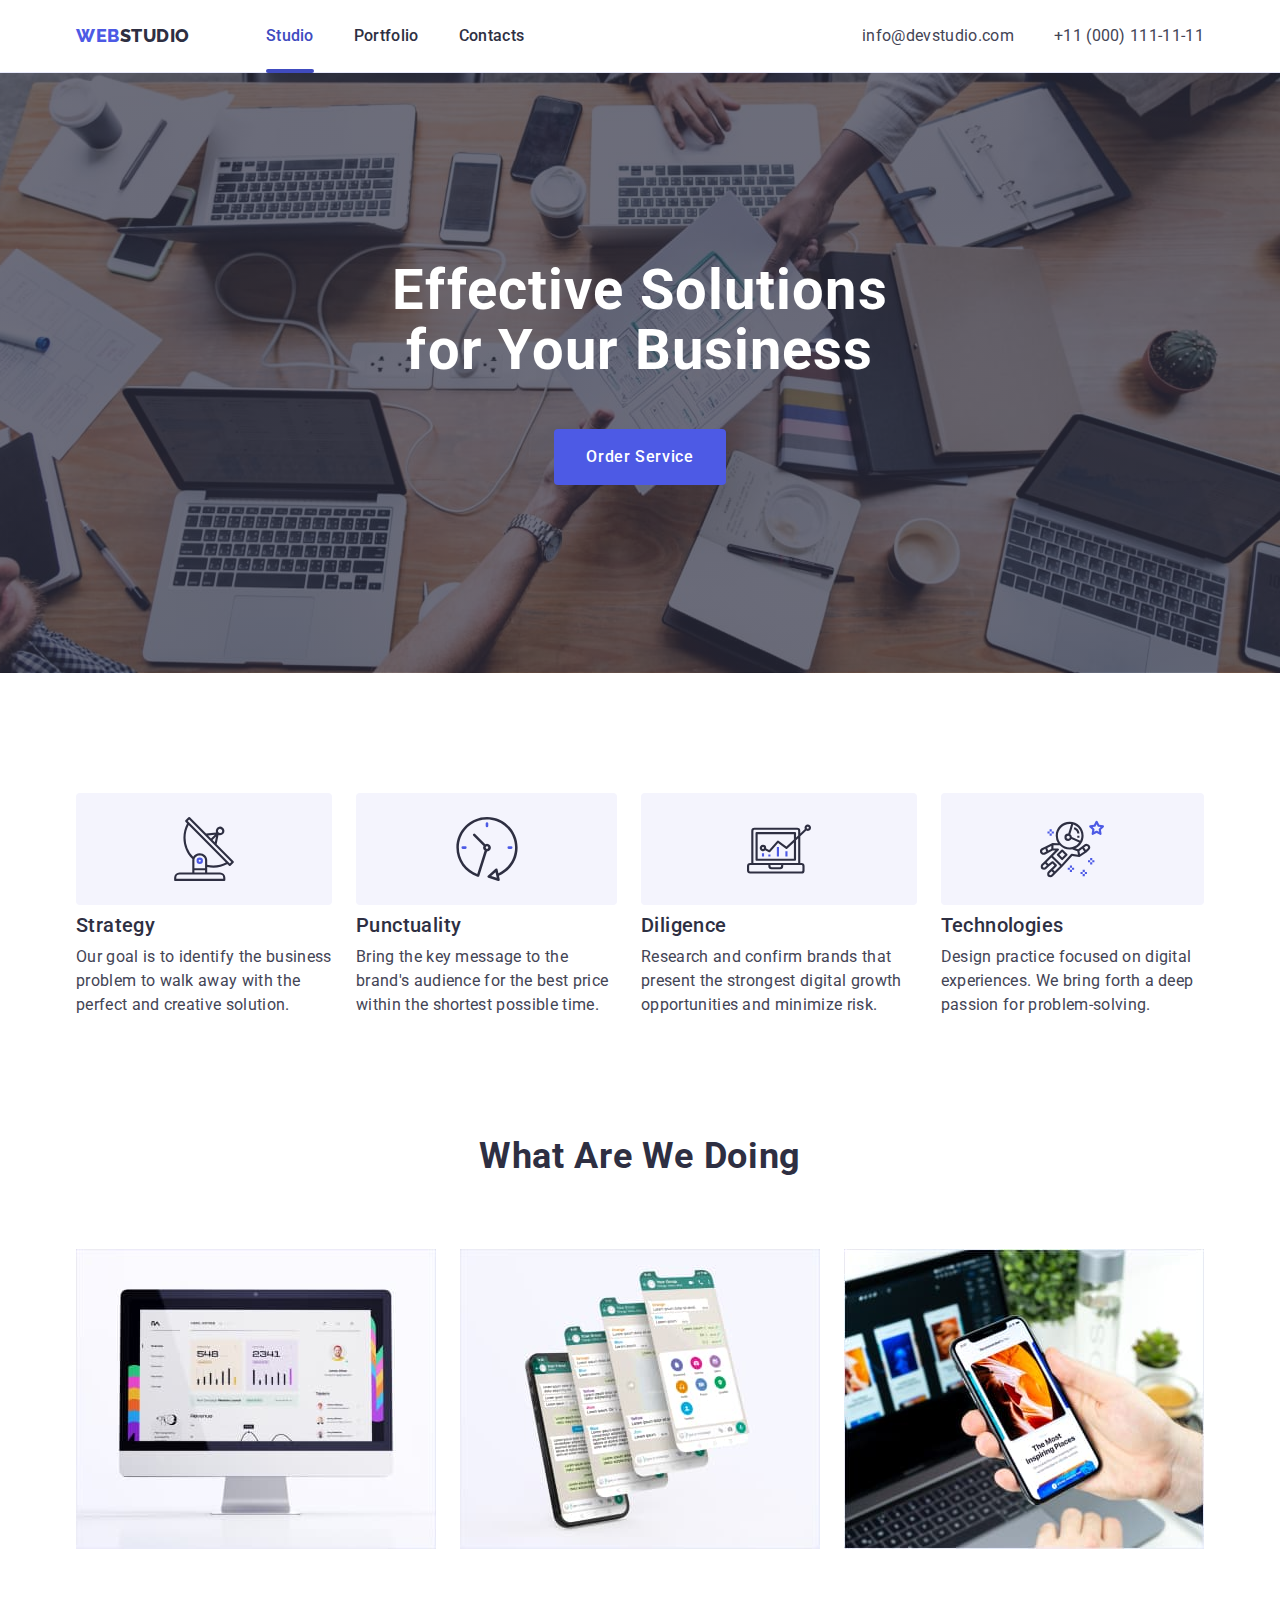
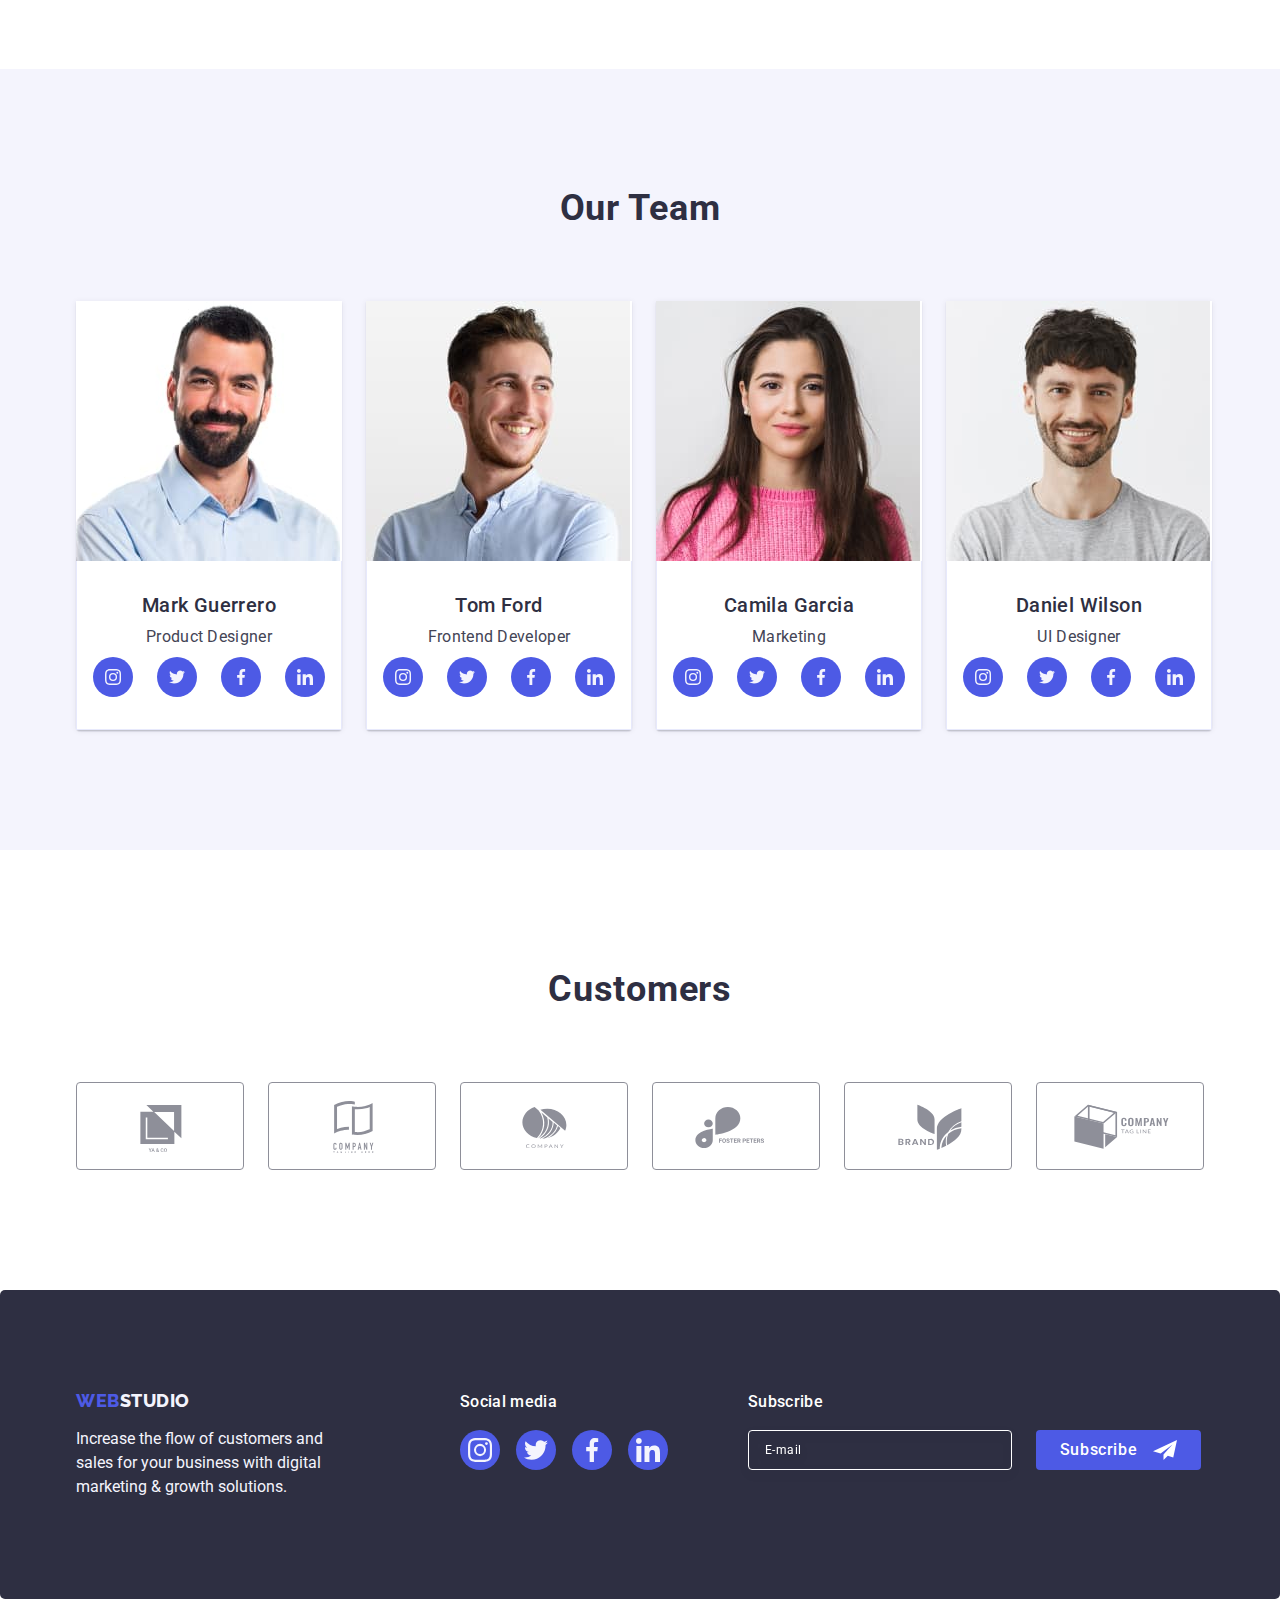
<file: index.html>
<!DOCTYPE html>
<html lang="en">
  <head>
    <meta charset="UTF-8" />
    <meta http-equiv="X-UA-Compatible" content="IE=edge" />
    <meta name="viewport" content="width=, initial-scale=1.0" />
    <title>WebStudio</title>
    <link
      rel="stylesheet"
      href="https://cdn.jsdelivr.net/npm/modern-normalize@1.1.0/modern-normalize.min.css"
    />
    <link rel="preconnect" href="https://fonts.googleapis.com" />
    <link rel="preconnect" href="https://fonts.gstatic.com" crossorigin />
    <link
      href="https://fonts.googleapis.com/css2?family=Raleway:wght@800&family=Roboto:wght@400;500;700;900&display=swap"
      rel="stylesheet"
    />

    <link rel="stylesheet" href="./css/styles.css" />
  </head>
  <body>
    <!-- HEADER -->
    <header class="header">
      <div class="container page-header-container">
        <nav class="navigation">
          <a class="logo link" href="./index.html"
            >Web <span class="logo-studio">Studio</span></a
          >
          <ul class="menu list">
            <li class="menu-item">
              <a class="menu-link link current" href="./index.html">Studio</a>
            </li>
            <li class="menu-item">
              <a class="menu-link link" href="./portfolio.html">Portfolio</a>
            </li>
            <li class="menu-item">
              <a class="menu-link link" href="">Contacts</a>
            </li>
          </ul>
        </nav>

        <address class="adresses">
          <ul class="contacts list">
            <li>
              <a class="contacts-link link" href="mailto:info@devstudio.com"
                >info@devstudio.com</a
              >
            </li>
            <li>
              <a class="contacts-link link" href="tel:+110001111111"
                >+11 (000) 111-11-11</a
              >
            </li>
          </ul>
        </address>
      </div>
    </header>

    <main>
      <!-- HERO -->

      <section class="hero">
        <div class="container">
          <h1 class="main-title">Effective Solutions for Your Business</h1>

          <button class="modal-btn" type="button" data-modal-open>
            Order Service
          </button>
        </div>
      </section>

      <!-- FEATURES -->

      <section class="features">
        <div class="container">
          <h2 hidden class="hidden-title">Features</h2>
          <ul class="features-list list">
            <li class="features-list-item">
              <div class="features-card">
                <svg width="64" height="64" class="features-icon">
                  <use href="./images/icons.svg#icon-antenna"></use>
                </svg>
              </div>
              <h3 class="title-section">Strategy</h3>
              <p class="text-section">
                Our goal is to identify the business problem to walk away with
                the perfect and creative solution.
              </p>
            </li>
            <li class="features-list-item">
              <div class="features-card">
                <svg width="64" height="64" class="features-icon">
                  <use href="./images/icons.svg#icon-clock"></use>
                </svg>
              </div>
              <h3 class="title-section">Punctuality</h3>
              <p class="text-section">
                Bring the key message to the brand's audience for the best price
                within the shortest possible time.
              </p>
            </li>
            <li class="features-list-item">
              <div class="features-card">
                <svg width="64" height="64" class="features-icon">
                  <use href="./images/icons.svg#icon-diagram"></use>
                </svg>
              </div>
              <h3 class="title-section">Diligence</h3>
              <p class="text-section">
                Research and confirm brands that present the strongest digital
                growth opportunities and minimize risk.
              </p>
            </li>

            <li class="features-list-item">
              <div class="features-card">
                <svg width="64" height="64" class="features-icon">
                  <use href="./images/icons.svg#icon-astronaut"></use>
                </svg>
              </div>
              <h3 class="title-section">Technologies</h3>
              <p class="text-section">
                Design practice focused on digital experiences. We bring forth a
                deep passion for problem-solving.
              </p>
            </li>
          </ul>
        </div>
      </section>
      <!-- ABUOT US -->
      <section class="about-us">
        <div class="container">
          <h2 class="secondary-title">What are we doing</h2>
          <ul class="about-us-list list">
            <li class="about-us-item">
              <img
                src="./images/about-us/img1.jpg"
                alt="computer"
                width="360"
                height="300"
              />
            </li>
            <li class="about-us-item">
              <img
                src="./images/about-us/img2.jpg"
                alt="phones"
                width="360"
                height="300"
              />
            </li>
            <li class="about-us-item">
              <img
                src="./images/about-us/img3.jpg"
                alt="computer phones"
                width="360"
                height="300"
              />
            </li>
          </ul>
        </div>
      </section>
      <!-- OUR TEAM -->
      <section class="team">
        <div class="container">
          <h2 class="secondary-title">Our Team</h2>
          <ul class="our-team-list list">
            <li class="photo-list-item">
              <img
                src="./images/img-team/team-card1.jpg"
                alt="Mark Guerrero"
                width="264"
                height="260"
              />
              <div class="foto-content">
                <h3 class="foto-title">Mark Guerrero</h3>
                <p class="foto-text">Product Designer</p>
                <ul class="social-list list">
                  <li class="social-list-item">
                    <a
                      href=""
                      class="social-list-item-link link"
                      target="_blank"
                      rel="noopener noreferrer"
                    >
                      <svg width="16" height="16" class="social-icon">
                        <use href="./images/icons.svg#instagram"></use>
                      </svg>
                    </a>
                  </li>
                  <li class="social-list-item">
                    <a
                      href=""
                      class="social-list-item-link link"
                      target="_blank"
                      rel="noopener noreferrer"
                    >
                      <svg width="16" height="16" class="social-icon">
                        <use href="./images/icons.svg#twitter"></use>
                      </svg>
                    </a>
                  </li>
                  <li class="social-list-item">
                    <a
                      href=""
                      class="social-list-item-link link"
                      target="_blank"
                      rel="noopener noreferrer"
                    >
                      <svg width="16" height="16" class="social-icon">
                        <use href="./images/icons.svg#facebook"></use>
                      </svg>
                    </a>
                  </li>
                  <li class="social-list-item">
                    <a
                      href=""
                      class="social-list-item-link link"
                      target="_blank"
                      rel="noopener noreferrer"
                    >
                      <svg width="16" height="16" class="social-icon">
                        <use href="./images/icons.svg#linkedin"></use>
                      </svg>
                    </a>
                  </li>
                </ul>
              </div>
            </li>
            <li class="photo-list-item">
              <img
                src="./images/img-team/team-card2.jpg"
                alt="Tom Ford"
                width="264"
                height="260"
              />
              <div class="foto-content">
                <h3 class="foto-title">Tom Ford</h3>
                <p class="foto-text">Frontend Developer</p>
                <ul class="social-list list">
                  <li class="social-list-item">
                    <a
                      href=""
                      class="social-list-item-link link"
                      target="_blank"
                      rel="noopener noreferrer"
                    >
                      <svg width="16" height="16" class="social-icon">
                        <use href="./images/icons.svg#instagram"></use>
                      </svg>
                    </a>
                  </li>
                  <li class="social-list-item">
                    <a
                      href=""
                      class="social-list-item-link link"
                      target="_blank"
                      rel="noopener noreferrer"
                    >
                      <svg width="16" height="16" class="social-icon">
                        <use href="./images/icons.svg#twitter"></use>
                      </svg>
                    </a>
                  </li>
                  <li class="social-list-item">
                    <a
                      href=""
                      class="social-list-item-link link"
                      target="_blank"
                      rel="noopener noreferrer"
                    >
                      <svg width="16" height="16" class="social-icon">
                        <use href="./images/icons.svg#facebook"></use>
                      </svg>
                    </a>
                  </li>
                  <li class="social-list-item">
                    <a
                      href=""
                      class="social-list-item-link link"
                      target="_blank"
                      rel="noopener noreferrer"
                    >
                      <svg width="16" height="16" class="social-icon">
                        <use href="./images/icons.svg#linkedin"></use>
                      </svg>
                    </a>
                  </li>
                </ul>
              </div>
            </li>
            <li class="photo-list-item">
              <img
                src="./images/img-team/team-card3.jpg"
                alt="Camila Garcia"
                width="264"
                height="260"
              />
              <div class="foto-content">
                <h3 class="foto-title">Camila Garcia</h3>
                <p class="foto-text">Marketing</p>
                <ul class="social-list list">
                  <li class="social-list-item">
                    <a
                      href=""
                      class="social-list-item-link link"
                      target="_blank"
                      rel="noopener noreferrer"
                    >
                      <svg width="16" height="16" class="social-icon">
                        <use href="./images/icons.svg#instagram"></use>
                      </svg>
                    </a>
                  </li>
                  <li class="social-list-item">
                    <a
                      href=""
                      class="social-list-item-link link"
                      target="_blank"
                      rel="noopener noreferrer"
                    >
                      <svg width="16" height="16" class="social-icon">
                        <use href="./images/icons.svg#twitter"></use>
                      </svg>
                    </a>
                  </li>
                  <li class="social-list-item">
                    <a
                      href=""
                      class="social-list-item-link link"
                      target="_blank"
                      rel="noopener noreferrer"
                    >
                      <svg width="16" height="16" class="social-icon">
                        <use href="./images/icons.svg#facebook"></use>
                      </svg>
                    </a>
                  </li>
                  <li class="social-list-item">
                    <a
                      href=""
                      class="social-list-item-link link"
                      target="_blank"
                      rel="noopener noreferrer"
                    >
                      <svg width="16" height="16" class="social-icon">
                        <use href="./images/icons.svg#linkedin"></use>
                      </svg>
                    </a>
                  </li>
                </ul>
              </div>
            </li>
            <li class="photo-list-item">
              <img
                src="./images/img-team/team-card4.jpg"
                alt="Daniel Wilson"
                width="264"
                height="260"
              />
              <div class="foto-content">
                <h3 class="foto-title">Daniel Wilson</h3>
                <p class="foto-text">UI Designer</p>
                <ul class="social-list list">
                  <li class="social-list-item">
                    <a
                      href=""
                      class="social-list-item-link link"
                      target="_blank"
                      rel="noopener noreferrer"
                    >
                      <svg width="16" height="16" class="social-icon">
                        <use href="./images/icons.svg#instagram"></use>
                      </svg>
                    </a>
                  </li>
                  <li class="social-list-item">
                    <a
                      href=""
                      class="social-list-item-link link"
                      target="_blank"
                      rel="noopener noreferrer"
                    >
                      <svg width="16" height="16" class="social-icon">
                        <use href="./images/icons.svg#twitter"></use>
                      </svg>
                    </a>
                  </li>
                  <li class="social-list-item">
                    <a
                      href=""
                      class="social-list-item-link link"
                      target="_blank"
                      rel="noopener noreferrer"
                    >
                      <svg width="16" height="16" class="social-icon">
                        <use href="./images/icons.svg#facebook"></use>
                      </svg>
                    </a>
                  </li>
                  <li class="social-list-item">
                    <a
                      href=""
                      class="social-list-item-link link"
                      target="_blank"
                      rel="noopener noreferrer"
                    >
                      <svg width="16" height="16" class="social-icon">
                        <use href="./images/icons.svg#linkedin"></use>
                      </svg>
                    </a>
                  </li>
                </ul>
              </div>
            </li>
          </ul>
        </div>
      </section>
      <!-- CUSTOMERS -->
      <section class="customers">
        <div class="container">
          <h2 class="secondary-title">Customers</h2>
          <ul class="customers-list list">
            <li class="customers-list-item">
              <a
                href=""
                class="customers-list-item-link link"
                target="_blank"
                rel="noopener noreferrer"
              >
                <svg width="104" height="56" class="customers-icon">
                  <use href="./images/icons.svg#icon-Logo-1"></use>
                </svg>
              </a>
            </li>
            <li class="customers-list-item">
              <a
                href=""
                class="customers-list-item-link link"
                target="_blank"
                rel="noopener noreferrer"
              >
                <svg width="104" height="56" class="customers-icon">
                  <use href="./images/icons.svg#icon-Logo-2"></use>
                </svg>
              </a>
            </li>
            <li class="customers-list-item">
              <a
                href=""
                class="customers-list-item-link link"
                target="_blank"
                rel="noopener noreferrer"
              >
                <svg width="104" height="56" class="customers-icon">
                  <use href="./images/icons.svg#icon-Logo-3"></use>
                </svg>
              </a>
            </li>
            <li class="customers-list-item">
              <a
                href=""
                class="customers-list-item-link link"
                target="_blank"
                rel="noopener noreferrer"
              >
                <svg width="104" height="56" class="customers-icon">
                  <use href="./images/icons.svg#icon-Logo-4"></use>
                </svg>
              </a>
            </li>
            <li class="customers-list-item">
              <a
                href=""
                class="customers-list-item-link link"
                target="_blank"
                rel="noopener noreferrer"
              >
                <svg width="104" height="56" class="customers-icon">
                  <use href="./images/icons.svg#icon-Logo-5"></use>
                </svg>
              </a>
            </li>
            <li class="customers-list-item">
              <a
                href=""
                class="customers-list-item-link link"
                target="_blank"
                rel="noopener noreferrer"
              >
                <svg width="104" height="56" class="customers-icon">
                  <use href="./images/icons.svg#icon-Logo-6"></use>
                </svg>
              </a>
            </li>
          </ul>
        </div>
      </section>
    </main>
    <!-- FOOTER -->
    <footer class="footer">
      <div class="container-footer container">
        <div class="footer-logo">
          <a class="link logo-footer" href="./index.html"
            >Web<span class="logo-studio-footer">Studio</span></a
          >
          <p class="slogan">
            Increase the flow of customers and sales for your business with
            digital marketing & growth solutions.
          </p>
        </div>

        <div class="footer-social">
          <p class="footer-social-text">Social media</p>
          <ul class="footer-social-list list">
            <li class="footer-social-item">
              <a
                href=""
                class="footer-social-link link"
                target="_blank"
                rel="noopener noreferrer"
              >
                <svg width="24" height="24" class="footer-social-icon">
                  <use href="./images/icons.svg#instagram"></use>
                </svg>
              </a>
            </li>
            <li class="footer-social-item">
              <a
                href=""
                class="footer-social-link link"
                target="_blank"
                rel="noopener noreferrer"
              >
                <svg width="24" height="24" class="footer-social-icon">
                  <use href="./images/icons.svg#twitter"></use>
                </svg>
              </a>
            </li>
            <li class="footer-social-item">
              <a
                href=""
                class="footer-social-link link"
                target="_blank"
                rel="noopener noreferrer"
              >
                <svg width="24" height="24" class="footer-social-icon">
                  <use href="./images/icons.svg#facebook"></use>
                </svg>
              </a>
            </li>
            <li class="footer-social-item">
              <a
                href=""
                class="footer-social-link link"
                target="_blank"
                rel="noopener noreferrer"
              >
                <svg width="24" height="24" class="footer-social-icon">
                  <use href="./images/icons.svg#linkedin"></use>
                </svg>
              </a>
            </li>
          </ul>
        </div>

        <!-- SUBSCRIBE -->

        <div class="subscribe-section">
          <p class="subsc-form-pragraf">Subscribe</p>
          <form name="subscribe_form" class="subsc-form">
            <label class="subsc-form-label">
              <input
                type="email"
                name="user-email"
                placeholder="E-mail"
                class="subsc-form-input"
                required
              />
            </label>
            <button type="submit" class="subsc-form-btn">
              Subscribe
              <svg width="24" height="24" class="subsc-form-icon">
                <use href="./images/icons.svg#icon-frame-3"></use>
              </svg>
            </button>
          </form>
        </div>
      </div>
    </footer>

    <!-- MODAL WINDOW -->

    <div class="backdrop is-hidden" data-modal>
      <div class="modal">
        <button type="button" class="modal-close-btn" data-modal-close>
          <svg width="8" height="8" class="modal-close-btn-icon">
            <use href="./images/icons.svg#icon-modal-btn"></use>
          </svg>
        </button>
        <p class="contact-form-name">
          Leave your contacts and we will call you back
        </p>
        <form name="order-form" class="contact-form">
          <div class="order-form-field">
            <label for="user-name" class="input-label">Name</label>
            <div class="input-wrap">
              <input
                type="text"
                class="contact-form-input"
                name="user-name"
                id="user-name"
                required
                pattern="^[a-zA-Zа-яА-ЯіІїЇ]+$"
              />
              <svg class="contact-form-icon" width="18" height="24">
                <use href="./images/icons.svg#icon-person-black"></use>
              </svg>
            </div>
          </div>
          <div class="order-form-field">
            <label for="user_phone" class="input-label">Phone</label>

            <div class="input-wrap">
              <input
                type="tel"
                class="contact-form-input"
                name="user_phone"
                id="user_phone"
                required
                pattern="[0-9]{3}-[0-9]{3}-[0-9]{2}-[0-9]{2}"
                title="xxx-xxx-xx-xx"
              />
              <svg class="contact-form-icon" width="18" height="24">
                <use href="./images/icons.svg#icon-phone-black"></use>
              </svg>
            </div>
          </div>
          <div class="order-form-field">
            <label for="user_email" class="input-label">Email</label>
            <div class="input-wrap">
              <input
                type="email"
                class="contact-form-input"
                name="user_email"
                id="user_email"
                required
              />
              <svg class="contact-form-icon" width="18" height="24">
                <use href="./images/icons.svg#icon-email-black"></use>
              </svg>
            </div>
          </div>
          <div class="order-form-field-comment">
            <label for="user-comment" class="input-label">Comment</label>
            <textarea
              class="contact-frm-msg"
              name="user-comment"
              id="user-comment"
              placeholder="Text input"
            ></textarea>
          </div>
          <div class="order-form-field-check">
            <input
              type="checkbox"
              id="user-privacy"
              name="user-privacy"
              value="true"
              class="order-form-check visually-hidden"
              required
            />
            <label for="user-privacy" class="check-text">
              <span class="custom-check">
                <svg width="10" height="8" class="order-form-icon">
                  <use href="./images/icons.svg#icon-ch-mark"></use>
                </svg>
              </span>
              I accept the terms and conditions of the&nbsp;
              <a href="" class="privacy-policy-link">Privacy Policy</a></label
            >
          </div>
          <button type="submit" class="contact-form-btn">Send</button>
        </form>
      </div>
    </div>
    <script src="./js/modal.js"></script>
  </body>
</html>
</file>
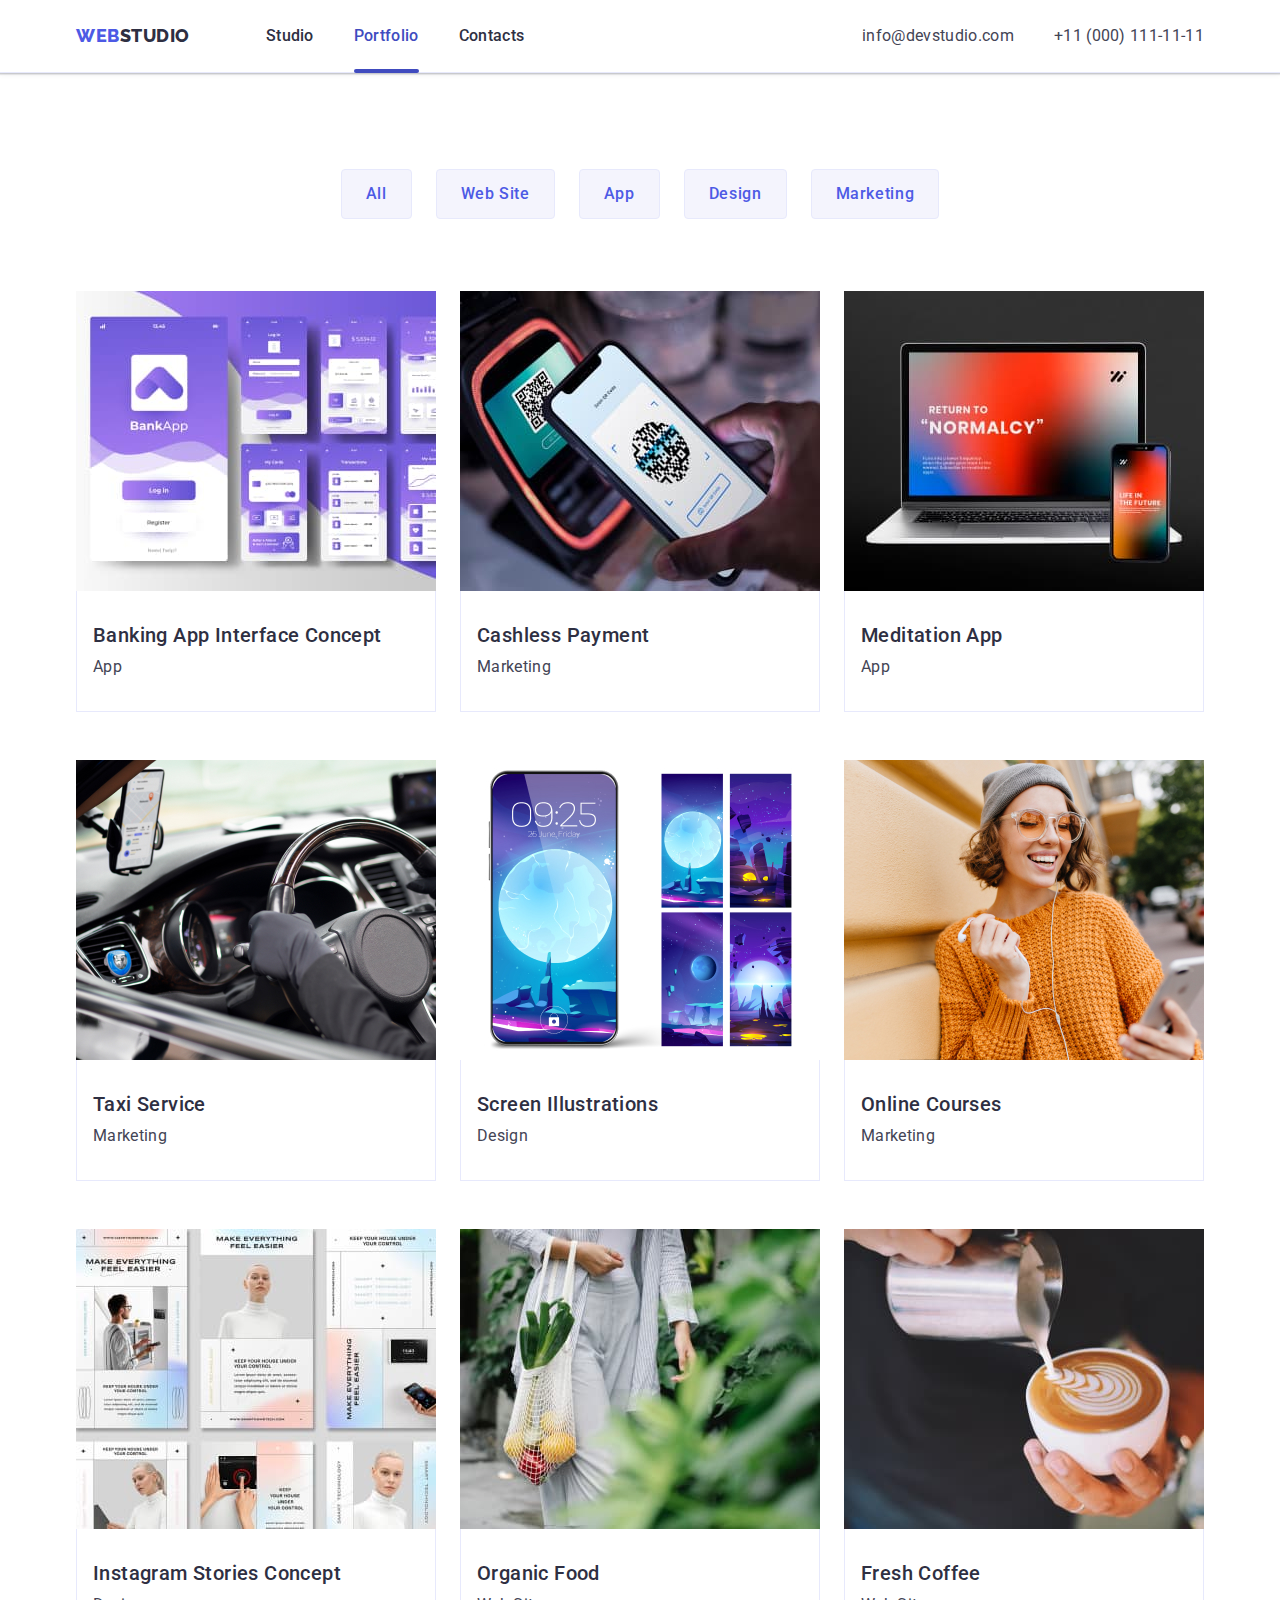
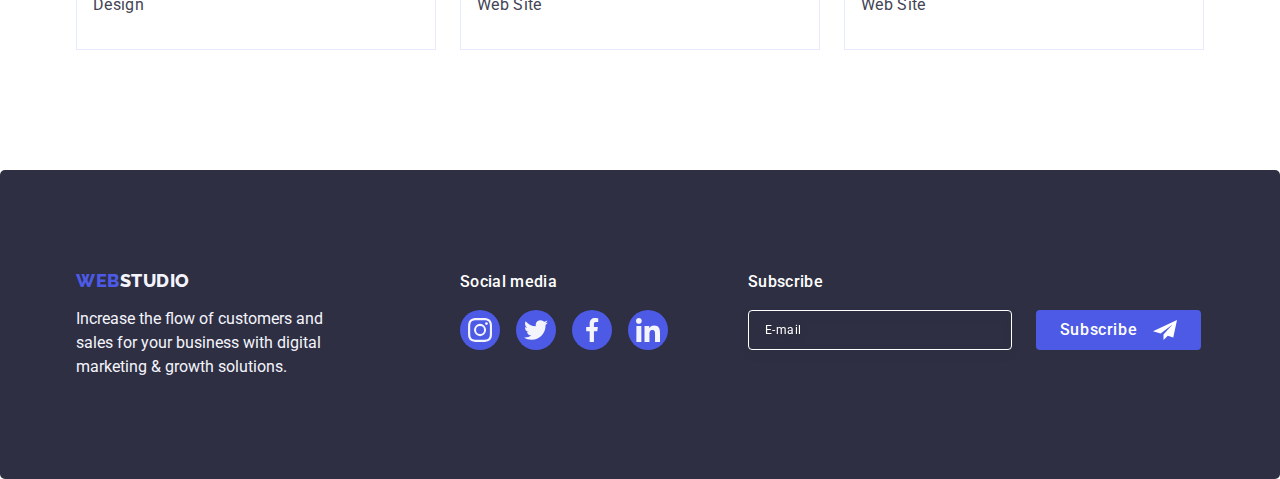
<file: portfolio.html>
<!DOCTYPE html>
<html lang="en">
  <head>
    <meta charset="UTF-8" />
    <meta http-equiv="X-UA-Compatible" content="IE=edge" />
    <meta name="viewport" content="width=, initial-scale=1.0" />
    <title>Portfolio</title>
    <link
      rel="stylesheet"
      href="https://cdn.jsdelivr.net/npm/modern-normalize@1.1.0/modern-normalize.min.css"
    />
    <link rel="preconnect" href="https://fonts.googleapis.com" />
    <link rel="preconnect" href="https://fonts.gstatic.com" crossorigin />
    <link
      href="https://fonts.googleapis.com/css2?family=Raleway:wght@800&family=Roboto:wght@400;500;700;900&display=swap"
      rel="stylesheet"
    />
    <link rel="stylesheet" href="./css/styles.css" />
  </head>
  <body>
    <!-- HEADER -->
    <header class="header">
      <div class="container page-header-container">
        <nav class="navigation">
          <a class="logo link" href="./index.html"
            >Web <span class="logo-studio">Studio</span></a
          >
          <ul class="menu list">
            <li class="menu-item">
              <a class="menu-link link" href="./index.html">Studio</a>
            </li>
            <li class="menu-item">
              <a class="menu-link link current" href="./portfolio.html"
                >Portfolio</a
              >
            </li>
            <li class="menu-item">
              <a class="menu-link link" href="">Contacts</a>
            </li>
          </ul>
        </nav>

        <address class="adresses">
          <ul class="contacts list">
            <li>
              <a
                class="contacts-link contacts-link-mail link"
                href="mailto:info@devstudio.com"
                >info@devstudio.com</a
              >
            </li>
            <li>
              <a class="contacts-link link" href="tel:+110001111111"
                >+11 (000) 111-11-11</a
              >
            </li>
          </ul>
        </address>
      </div>
    </header>
    <!-- FILTERS -->
    <main>
      <section class="portfolio-container">
        <div class="container">
          <h1 hidden>Filters</h1>
          <ul class="button-list list">
            <li>
              <button class="menu-btn" type="button">All</button>
            </li>
            <li>
              <button class="menu-btn" type="button">Web Site</button>
            </li>
            <li>
              <button class="menu-btn" type="button">App</button>
            </li>
            <li>
              <button class="menu-btn" type="button">Design</button>
            </li>
            <li>
              <button class="menu-btn" type="button">Marketing</button>
            </li>
          </ul>
          <!-- ITEMS -->
          <ul class="items-list list">
            <li class="picture link">
              <a class="link picture-link" href="#">
                <div class="img-wrapper">
                  <img
                    src="./images/row1/img1-1.jpg"
                    alt="phone app"
                    width="360"
                    height="300"
                  />
                  <p class="overlay">
                    14 Stylish and User-Friendly App Design Concepts · Task
                    Manager App · Calorie Tracker App · Exotic Fruit Ecommerce
                    App · Cloud Storage App
                  </p>
                </div>

                <div class="foto-content">
                  <h2 class="subtitle">Banking App Interface Concept</h2>
                  <p class="descr">App</p>
                </div>
              </a>
            </li>

            <li class="picture link">
              <a class="link picture-link" href="">
                <div class="img-wrapper">
                  <img
                    src="./images/row1/img1-2.jpg"
                    alt="phone"
                    width="360"
                    height="300"
                  />
                  <p class="overlay">
                    14 Stylish and User-Friendly App Design Concepts · Task
                    Manager App · Calorie Tracker App · Exotic Fruit Ecommerce
                    App · Cloud Storage App
                  </p>
                </div>

                <div class="foto-content">
                  <h2 class="subtitle">Cashless Payment</h2>
                  <p class="descr">Marketing</p>
                </div>
              </a>
            </li>

            <li class="picture link">
              <a class="link picture-link" href="">
                <div class="img-wrapper">
                  <img
                    src="./images/row1/img1-3.jpg"
                    alt="computer"
                    width="360"
                    height="300"
                  />
                  <p class="overlay">
                    14 Stylish and User-Friendly App Design Concepts · Task
                    Manager App · Calorie Tracker App · Exotic Fruit Ecommerce
                    App · Cloud Storage App
                  </p>
                </div>
                <div class="foto-content">
                  <h2 class="subtitle">Meditation App</h2>
                  <p class="descr">App</p>
                </div>
              </a>
            </li>

            <li class="picture link">
              <a class="link picture-link" href="">
                <div class="img-wrapper">
                  <img
                    src="./images/row2/img2-1.jpg"
                    alt="steering wheel"
                    width="360"
                    height="300"
                  />
                  <p class="overlay">
                    14 Stylish and User-Friendly App Design Concepts · Task
                    Manager App · Calorie Tracker App · Exotic Fruit Ecommerce
                    App · Cloud Storage App
                  </p>
                </div>
                <div class="foto-content">
                  <h2 class="subtitle">Taxi Service</h2>
                  <p class="descr">Marketing</p>
                </div>
              </a>
            </li>

            <li class="picture link">
              <a class="link picture-link" href="">
                <div class="img-wrapper">
                  <img
                    src="./images/row2/img2-2.jpg"
                    alt="phone screen"
                    width="360"
                    height="300"
                  />
                  <p class="overlay">
                    14 Stylish and User-Friendly App Design Concepts · Task
                    Manager App · Calorie Tracker App · Exotic Fruit Ecommerce
                    App · Cloud Storage App
                  </p>
                </div>
                <div class="foto-content">
                  <h2 class="subtitle">Screen Illustrations</h2>
                  <p class="descr">Design</p>
                </div>
              </a>
            </li>

            <li class="picture link">
              <a class="link picture-link" href="">
                <div class="img-wrapper">
                  <img
                    src="./images/row2/img2-3.jpg"
                    alt="woman"
                    width="360"
                    height="300"
                  />
                  <p class="overlay">
                    14 Stylish and User-Friendly App Design Concepts · Task
                    Manager App · Calorie Tracker App · Exotic Fruit Ecommerce
                    App · Cloud Storage App
                  </p>
                </div>
                <div class="foto-content">
                  <h2 class="subtitle">Online Courses</h2>
                  <p class="descr">Marketing</p>
                </div>
              </a>
            </li>

            <li class="picture link">
              <a class="link picture-link" href="">
                <div class="img-wrapper">
                  <img
                    src="./images/row3/img3-1.jpg"
                    alt="site"
                    width="360"
                    height="300"
                  />
                  <p class="overlay">
                    14 Stylish and User-Friendly App Design Concepts · Task
                    Manager App · Calorie Tracker App · Exotic Fruit Ecommerce
                    App · Cloud Storage App
                  </p>
                </div>
                <div class="foto-content">
                  <h2 class="subtitle">Instagram Stories Concept</h2>
                  <p class="descr">Design</p>
                </div>
              </a>
            </li>

            <li class="picture link">
              <a class="link picture-link" href="">
                <div class="img-wrapper">
                  <img
                    src="./images/row3/img3-2.jpg"
                    alt="woman and food"
                    width="360"
                    height="300"
                  />
                  <p class="overlay">
                    14 Stylish and User-Friendly App Design Concepts · Task
                    Manager App · Calorie Tracker App · Exotic Fruit Ecommerce
                    App · Cloud Storage App
                  </p>
                </div>
                <div class="foto-content">
                  <h2 class="subtitle">Organic Food</h2>
                  <p class="descr">Web Site</p>
                </div>
              </a>
            </li>

            <li class="picture link">
              <a class="link picture-link" href="">
                <div class="img-wrapper">
                  <img
                    src="./images/row3/img3-3.jpg"
                    alt="coffee"
                    width="360"
                    height="300"
                  />
                  <p class="overlay">
                    14 Stylish and User-Friendly App Design Concepts · Task
                    Manager App · Calorie Tracker App · Exotic Fruit Ecommerce
                    App · Cloud Storage App
                  </p>
                </div>
                <div class="foto-content">
                  <h2 class="subtitle">Fresh Coffee</h2>
                  <p class="descr">Web Site</p>
                </div>
              </a>
            </li>
          </ul>
        </div>
      </section>
    </main>
    <!-- FOOTER -->
    <footer class="footer">
      <div class="container-footer container">
        <div class="footer-logo">
          <a class="link logo-footer" href="./index.html"
            >Web<span class="logo-studio-footer">Studio</span></a
          >
          <p class="slogan">
            Increase the flow of customers and sales for your business with
            digital marketing & growth solutions.
          </p>
        </div>

        <div class="footer-social">
          <p class="footer-social-text">Social media</p>
          <ul class="footer-social-list list">
            <li class="footer-social-item">
              <a
                href=""
                class="footer-social-link link"
                target="_blank"
                rel="noopener noreferrer"
              >
                <svg width="24" height="24" class="footer-social-icon">
                  <use href="./images/icons.svg#instagram"></use>
                </svg>
              </a>
            </li>
            <li class="footer-social-item">
              <a
                href=""
                class="footer-social-link link"
                target="_blank"
                rel="noopener noreferrer"
              >
                <svg width="24" height="24" class="footer-social-icon">
                  <use href="./images/icons.svg#twitter"></use>
                </svg>
              </a>
            </li>
            <li class="footer-social-item">
              <a
                href=""
                class="footer-social-link link"
                target="_blank"
                rel="noopener noreferrer"
              >
                <svg width="24" height="24" class="footer-social-icon">
                  <use href="./images/icons.svg#facebook"></use>
                </svg>
              </a>
            </li>
            <li class="footer-social-item">
              <a
                href=""
                class="footer-social-link link"
                target="_blank"
                rel="noopener noreferrer"
              >
                <svg width="24" height="24" class="footer-social-icon">
                  <use href="./images/icons.svg#linkedin"></use>
                </svg>
              </a>
            </li>
          </ul>
        </div>

        <!-- SUBSCRIBE -->

        <div class="subscribe-section">
          <p class="subsc-form-pragraf">Subscribe</p>
          <form name="subscribe_form" class="subsc-form">
            <label class="subsc-form-label">
              <input
                type="email"
                name="user-email"
                placeholder="E-mail"
                class="subsc-form-input"
                required
              />
            </label>
            <button type="submit" class="subsc-form-btn">
              Subscribe
              <svg width="24" height="24" class="subsc-form-icon">
                <use href="./images/icons.svg#icon-frame-3"></use>
              </svg>
            </button>
          </form>
        </div>
      </div>
    </footer>
  </body>
</html>
</file>
<file: css/styles.css>
:root {
  --background-color: #ffffff;
  --secondary-background-color: #2e2f42;
  --accent-color: #404bbf;
  --primary-font: "Roboto", sans-serif;
  --secondary-font: "Raleway", sans-serif;
  --primary-color-text: #434455;
  --secondary-color-text: #2e2f42;
  --hover-color: #404bbf;
  --background-color-icons: #f4f4fd;
  --secondary-background-color-icons: #4d5ae5;
  --transition-duration: 250ms;
  --transition-timing-function: cubic-bezier(0.4, 0, 0.2, 1);
}
h1,
h2,
h3,
p {
  margin-top: 0;
  margin-bottom: 0;
}
ul {
  margin-top: 0;
  margin-bottom: 0;
  padding-left: 0;
}
img {
  display: block;
  max-width: 100%;
  height: auto;
}
.list {
  list-style: none;
  margin: 0;
  padding: 0;
}
.link {
  text-decoration: none;
  display: block;
}
.visually-hidden {
  position: absolute;
  width: 1px;
  height: 1px;
  margin: -1px;
  border: 0;
  padding: 0;
  white-space: nowrap;
  clip-path: inset(100%);
  clip: rect(0 0 0 0);
  overflow: hidden;
}
/* COMPONENTS */
body {
  font-family: var(--primary-font);

  color: var(--primary-color-text);
  background-color: var(--background-color);
}

.container {
  width: 1158px;
  margin: 0 auto;
  padding: 0 15px;
}

/* HEADER */
.page-header-container {
  display: flex;
  align-items: center;
  justify-content: space-between;
}
.header {
  border-bottom: 1px solid #e7e9fc;
  box-shadow: 0px 2px 1px rgba(46, 47, 66, 0.08),
    0px 1px 1px rgba(46, 47, 66, 0.16), 0px 1px 6px rgba(46, 47, 66, 0.08);
}
.navigation {
  display: flex;
  align-items: center;
}

.menu {
  display: flex;
  align-items: center;
}

.menu-item:not(:last-child) {
  margin-right: 40px;
}
.logo {
  font-family: var(--secondary-font);
  font-weight: 800;
  font-size: 18px;
  line-height: 1.17;

  display: flex;
  align-items: center;
  letter-spacing: 0.03em;
  text-transform: uppercase;

  color: #4d5ae5;
  margin-right: 76px;
  padding-top: 24px;
  padding-bottom: 24px;
}
.logo-studio {
  color: var(--secondary-color-text);
}

.menu-link {
  font-weight: 500;
  font-size: 16px;
  line-height: 1.5;
  letter-spacing: 0.02em;
  color: var(--secondary-color-text);
  padding: 24px 0;
  transition: color var(--transition-duration) var(--transition-timing-function);
  position: relative;
}
.menu-link:hover,
.menu-link:focus {
  color: var(--accent-color);
}
.menu-link.current {
  color: var(--accent-color);
}
.menu-link.current::after {
  content: "";
  position: absolute;
  width: 100%;
  height: 4px;
  left: 0;
  bottom: -1px;
  background-color: var(--accent-color);
  border-radius: 2px;
}
.adresses {
  font-style: normal;
  color: var(--primary-color-text);
  padding-top: 24px;
  padding-bottom: 24px;
}
.contacts {
  display: flex;
  gap: 40px;
}

.contacts:hover,
.contacts:focus {
  color: var(--accent-color);
}
.contacts-link {
  font-size: 16px;
  line-height: 1.5;
  letter-spacing: 0.02em;
  color: var(--primary-color-text);
  transition: color var(--transition-duration) var(--transition-timing-function);
}
.contacts-link:hover,
.contacts-link:focus {
  color: #404bbf;
}

/* HERO */

.hero {
  background-color: var(--secondary-background-color);
  padding: 188px 0;
  max-width: 1440px;
  margin: 0 auto;
  background-image: linear-gradient(
      rgba(46, 47, 66, 0.7),
      rgba(46, 47, 66, 0.7)
    ),
    url(../images/background-img/people-office.jpg);

  background-repeat: no-repeat;
  background-position: center;
  background-size: cover;
}
.main-title {
  font-size: 56px;
  line-height: 1.07;
  text-align: center;
  letter-spacing: 0.02em;
  margin: 0 auto;
  margin-bottom: 48px;
  max-width: 496px;

  color: #ffffff;
}
.modal-btn {
  font-family: var(--primary-font);
  font-weight: 500;
  font-size: 16px;
  line-height: 1.5;
  letter-spacing: 0.04em;
  color: #ffffff;
  background-color: #4d5ae5;

  cursor: pointer;
  display: block;
  min-width: 169px;
  border: none;
  margin: 0 auto;
  border-radius: 4px;
  padding-top: 16px;
  padding-bottom: 16px;
  padding-left: 32px;
  padding-right: 32px;
  transition: background-color var(--transition-duration)
    var(--transition-timing-function);
}
.modal-btn:hover,
.modal-btn:focus {
  background-color: var(--accent-color);
}
.features-card {
  display: flex;
  justify-content: center;
  align-items: center;
  width: 100%;
  height: 112px;
  background-color: #f4f4fd;
  border-radius: 4px;
  margin-bottom: 8px;
}
.features-icon {
}

.features {
  padding: 120px 0;
}
.features-list {
  display: flex;
  gap: 24px;
}
.features-list-item {
  flex-basis: calc((100%-3 * 24px) / 4);
}

.title-section {
  font-weight: 500;
  font-size: 20px;
  line-height: 1.2;
  letter-spacing: 0.02em;

  color: var(--secondary-color-text);
  margin-bottom: 8px;
}
.text-section {
  line-height: 1.5;
  letter-spacing: 0.02em;
  color: var(--primary-color-text);
}
/* ABOUT US */
.about-us {
  padding-bottom: 120px;
}
.about-us-list {
  display: flex;
  gap: 24px;
}
.about-us-item {
  flex-basis: calc((100%-2 * 24px) / 3);
}
.secondary-title {
  font-size: 36px;
  line-height: 1.11;
  text-align: center;
  text-transform: capitalize;
  letter-spacing: 0.02em;
  color: var(--secondary-color-text);
  margin-bottom: 72px;
}
/* OUR TEAM */
.team {
  padding-top: 120px;
  padding-bottom: 120px;
  background-color: #f4f4fd;
}
.our-team-list {
  display: flex;
  gap: 24px;
}
.photo-list-item {
  background-color: var(--background-color);

  flex-basis: calc((100%-3 * 24px) / 4);
  box-shadow: 0px 1px 6px rgba(46, 47, 66, 0.08),
    0px 1px 1px rgba(46, 47, 66, 0.16), 0px 2px 1px rgba(46, 47, 66, 0.08);
  border-radius: 0px 0px 4px 4px;
}
.foto-title {
  font-weight: 500;
  font-size: 20px;
  line-height: 1.2;
  letter-spacing: 0.02em;
  color: var(--secondary-color-text);
  margin-bottom: 72px;
  text-align: center;
  margin-bottom: 8px;
}
.foto-text {
  line-height: 1.5;
  letter-spacing: 0.02em;
  color: var(--primary-color-text);
  text-align: center;
}
.foto-content {
  padding: 32px 16px;
  background: #ffffff;
  border: 1px solid #e7e9fc;
  border-top: none;
}
.social-list {
  display: flex;
  justify-content: center;
  gap: 24px;
  margin-top: 8px;
}
.social-list-item {
  width: 40px;
  height: 40px;
}
.social-list-item-link {
  display: flex;
  width: 100%;
  height: 100%;
  border-radius: 50%;
  background-color: #4d5ae5;
  align-items: center;
  justify-content: center;
  transition: background-color var(--transition-duration)
    var(--transition-timing-function);
}
.social-icon {
  fill: var(--background-color-icons);
  transition: fill var(--transition-duration) var(--transition-timing-function);
}
.social-list-item-link:hover,
.social-list-item-link:focus {
  background-color: var(--hover-color);
}
/* CUSTOMERS */
.customers {
  padding-top: 120px;
  padding-bottom: 120px;
}

.customers-list {
  display: flex;
  gap: 24px;
  justify-content: center;

  margin-top: 72px;
}
.customers-list-item {
  width: calc((100% - 120px) / 6);
}
.customers-list-item-link {
  display: flex;

  height: 88px;
  border: 1px solid #8e8f99;
  border-radius: 4px;
  align-items: center;
  justify-content: center;
  color: #8e8f99;
  transition: border-color var(--transition-duration)
      var(--transition-timing-function),
    color var(--transition-duration) var(--transition-timing-function);
}

.customers-list-item-link:hover,
.customers-list-item-link:focus {
  border-color: var(--hover-color);
  color: var(--hover-color);
}
.customers-icon {
  width: 104px;
  height: 56px;
  fill: currentColor;
  transition: fill var(--transition-duration) var(--transition-timing-function);
}

/* FOOTER */

.footer {
  display: flex;
  justify-content: center;
  align-items: center;
  background-color: #2e2f42;
  padding-top: 100px;
  padding-bottom: 100px;
  border-radius: 5px;
}
.container-footer {
  display: flex;
  align-items: baseline;
}
.footer-logo {
  margin-right: 120px;
}
.logo-studio-footer {
  color: #f4f4fd;
}
.logo-footer {
  font-family: var(--secondary-font);
  font-weight: 800;
  font-size: 18px;
  line-height: 1.17;

  display: flex;
  align-items: center;
  letter-spacing: 0.03em;
  text-transform: uppercase;

  color: #4d5ae5;
  display: inline-block;
  margin-bottom: 16px;
}
.slogan {
  color: #f4f4fd;
  max-width: 264px;
  line-height: 24px;
}
.footer-social {
  margin-right: 80px;
}
.footer-social-text {
  font-weight: 500;
  font-size: 16px;
  line-height: 1.5;

  letter-spacing: 0.02em;

  color: var(--background-color);
  margin-bottom: 16px;
}
.footer-social-list {
  display: flex;
  justify-content: center;
  align-items: center;
  gap: 16px;
}
.footer-social-item {
  width: 40px;
  height: 40px;
}

.footer-social-link {
  display: flex;
  width: 100%;
  height: 100%;
  border-radius: 50%;
  background-color: var(--secondary-background-color-icons);
  align-items: center;
  justify-content: center;
  transition: background-color var(--transition-duration)
    var(--transition-timing-function);
}
.footer-social-link:hover,
.footer-social-link:focus {
  background-color: #31d0aa;
}
.footer-social-icon {
  width: 24px;
  height: 24px;
  fill: #f4f4fd;
}

/* SUBSCRIBE */

.subsc-form {
  display: flex;
  gap: 24px;
}
.subsc-form-pragraf {
  font-weight: 500;
  font-size: 16px;
  line-height: 1.5;

  letter-spacing: 0.02em;

  color: var(--background-color);
  margin-bottom: 16px;
}
.subsc-form-input {
  font-size: 12px;
  line-height: 1.5;
  letter-spacing: 0.04em;
  color: var(--background-color);
  width: 264px;
  height: 40px;

  padding-left: 16px;
  padding-right: 8px;
  border: 1px solid var(--background-color);
  filter: drop-shadow(0px 4px 4px rgba(0, 0, 0, 0.15));
  border-radius: 4px;
  background-color: transparent;
  cursor: pointer;
  transition: border var(--transition-duration)
    var(--transition-timing-function);
}
.subsc-form-input:focus {
  border-color: var(--secondary-background-color-icons);
  outline: none;
}
.subsc-form-input::placeholder {
  color: var(--background-color);
}

.subsc-form-btn {
  font-family: var(--primary-font);
  background-color: var(--secondary-background-color-icons);
  border-radius: 4px;
  color: var(--background-color);

  font-weight: 500;
  font-size: 16px;
  line-height: 1.5;

  letter-spacing: 0.04em;
  min-width: 165px;
  height: 40px;
  margin: 0 auto;

  border: none;
  cursor: pointer;
  display: flex;
  justify-content: center;
  align-items: center;
}
.subsc-form-icon {
  margin-left: 16px;
}
/* PORTFOLIO FILTERS */
.portfolio-container {
  padding-top: 96px;
  padding-bottom: 120px;
}
.navigation-portfolio {
  justify-content: center;
  gap: 24px;
  margin-bottom: 72px;
}
.button-list {
  display: flex;
  justify-content: center;
  gap: 24px;
  margin-bottom: 72px;
}
.menu-btn {
  font-family: var(--primary-font);
  font-weight: 500;
  font-size: 16px;
  line-height: 1.5;
  letter-spacing: 0.04em;
  color: #4d5ae5;
  background-color: #f4f4fd;
  cursor: pointer;
  border: 1px solid #e7e9fc;
  border-radius: 4px;
  padding: 12px 24px 12px 24px;
  transition: color var(--transition-duration) var(--transition-timing-function),
    background-color var(--transition-duration)
      var(--transition-timing-function),
    border-color var(--transition-duration) var(--transition-timing-function),
    box-shadow var(--transition-duration) var(--transition-timing-function);
}

.menu-btn:hover,
.menu-btn:focus {
  background-color: var(--accent-color);
  color: #ffffff;
  border: 1px solid transparent;
  box-shadow: 0px 3px 1px rgba(0, 0, 0, 0.1), 0px 2px 1px rgba(0, 0, 0, 0.08),
    0px 2px 2px rgba(0, 0, 0, 0.12);
}
/* ITEMS */
.items-list {
  display: flex;
  flex-wrap: wrap;
  column-gap: 24px;
  row-gap: 48px;
}
.picture {
  width: calc((100% - 2 * 24px) / 3);
}
.picture:hover .overlay {
  transform: translate(0, 0);
}
.picture:focus .overlay {
  transform: translate(0, 0);
}
.img-wrapper {
  position: relative;
  overflow: hidden;
}
.picture-link {
  transition: box-shadow var(--transition-duration)
    var(--transition-timing-function);
}

.picture-link:hover,
.picture-link:focus {
  box-shadow: 0px 1px 6px rgba(46, 47, 66, 0.08),
    0px 1px 1px rgba(46, 47, 66, 0.16), 0px 2px 1px rgba(46, 47, 66, 0.08);
}

.overlay {
  font-weight: 400;
  font-size: 16px;
  line-height: 1.5;
  letter-spacing: 0.02em;
  color: #f4f4fd;
  background-color: var(--secondary-background-color-icons);
  padding: 40px 32px;
  width: 100%;
  height: 100%;

  left: 0;
  top: 0;
  position: absolute;
  overflow-y: scroll;
  transform: translate(0, 100%);
  transition: transform var(--transition-duration)
    var(--transition-timing-function);
}

.subtitle {
  font-weight: 500;
  font-size: 20px;
  line-height: 1.2;
  letter-spacing: 0.02em;
  color: var(--secondary-color-text);
  margin-bottom: 8px;
}
.descr {
  font-size: 16px;
  line-height: 1.5;
  letter-spacing: 0.02em;
  color: var(--primary-color-text);
}

/* MODAL WINDOW */

.backdrop {
  position: fixed;
  top: 0;
  left: 0;
  width: 100%;
  height: 100%;
  background-color: rgba(46, 47, 66, 0.4);
  z-index: 100;
  transition: opacity var(--transition-duration)
      var(--transition-timing-function),
    visibility var(--transition-duration) var(--transition-timing-function);
}
.backdrop.is-hidden {
  opacity: 0;
  visibility: hidden;
  pointer-events: none;
}
.modal {
  position: absolute;
  top: 50%;
  left: 50%;
  transform: translate(-50%, -50%);
  width: 408px;
  min-height: 584px;
  padding: 72px 24px 24px 24px;
  background-color: #fcfcfc;
  box-shadow: 0px 1px 1px rgba(0, 0, 0, 0.14), 0px 1px 3px rgba(0, 0, 0, 0.12),
    0px 2px 1px rgba(0, 0, 0, 0.2);
  border-radius: 4px;
  transition: transform var(--transition-duration)
    var(--transition-timing-function);
}
.modal-close-btn {
  position: absolute;
  top: 24px;
  right: 24px;

  display: flex;
  justify-content: center;
  align-items: center;
  width: 24px;
  height: 24px;
  border-radius: 50%;
  background-color: #e7e9fc;
  border: 1px solid rgba(0, 0, 0, 0.1);
  padding: 0;
  cursor: pointer;
  transition: background-color var(--transition-duration)
      var(--transition-timing-function),
    border var(--transition-duration) var(--transition-timing-function);
}
.modal-close-btn:hover,
.modal-close-btn:focus {
  background-color: var(--hover-color);
  fill: var(--background-color);
  border: none;
}

.modal-close-btn-icon {
  transition: fill var(--transition-duration) var(--transition-timing-function);
}
.contact-form {
  width: 360px;
  min-height: 336px;
  margin: 0 auto;
}
.contact-form-name {
  font-family: var(--primary-font);
  font-weight: 500;
  font-size: 16px;
  line-height: 1.5;

  text-align: center;
  letter-spacing: 0.02em;

  color: #2e2f42;

  margin-bottom: 16px;
}
.contact-form-icon {
  position: absolute;
  left: 16px;
  top: 50%;
  transform: translateY(-50%);
  transition: fill var(--transition-duration) var(--transition-timing-function);
}
.contact-form-input {
  color: var(--primary-color-text);
  width: 100%;
  height: 40px;
  border: 1px solid rgba(46, 47, 66, 0.4);
  border-radius: 4px;
  padding-left: 38px;
  outline: transparent;
  background-color: transparent;
  transition: border-color var(--transition-duration)
    var(--transition-timing-function);
}

.contact-form-input:focus {
  border-color: var(--secondary-background-color-icons);
}
.contact-form-input:focus + .contact-form-icon {
  fill: var(--secondary-background-color-icons);
}
.input-label {
  font-family: var(--primary-font);
  font-weight: 400;
  font-size: 12px;
  line-height: 1.17;
  letter-spacing: 0.04em;

  color: #8e8f99;
  margin-bottom: 4px;

  display: block;
}

.order-form-field {
  margin-bottom: 8px;
}
.order-form-field-comment {
  margin-bottom: 16px;
}
.input-wrap {
  position: relative;
}

.contact-form-btn {
  font-family: var(--primary-font);
  font-weight: 500;
  font-size: 16px;
  line-height: 1.5;

  text-align: center;
  letter-spacing: 0.04em;
  min-width: 169px;
  height: 56px;

  color: #ffffff;
  background-color: var(--secondary-background-color-icons);
  border: none;
  box-shadow: 0px 4px 4px rgba(0, 0, 0, 0.15);
  border-radius: 4px;
  cursor: pointer;
  display: block;
  margin: 0 auto;
  padding: 16px, 32px, 16px, 32px;
  transition: background-color var(--transition-duration)
    var(--transition-timing-function);
}
.contact-form-btn:hover,
.contact-form-btn:focus {
  background-color: var(--accent-color);
}

.contact-frm-msg {
  font-family: var(--primary-font);

  font-weight: 400;
  font-size: 12px;
  line-height: 1.17;

  letter-spacing: 0.04em;
  color: rgba(46, 47, 66, 0.4);

  width: 100%;
  height: 120px;

  padding-right: 16px;
  padding-left: 16px;
  padding-top: 8px;
  padding-bottom: 8px;
  border: 1px solid rgba(46, 47, 66, 0.4);
  border-radius: 4px;
  background-color: transparent;
  resize: none;
  outline: transparent;
  transition: border-color var(--transition-duration)
    var(--transition-timing-function);
}

.contact-frm-msg::placeholder {
  font-family: var(--primary-font);

  font-weight: 400;
  font-size: 12px;
  line-height: 1.17;

  letter-spacing: 0.04em;

  color: rgba(46, 47, 66, 0.4);
  transition: color var(--transition-duration) var(--transition-timing-function);
}

.check-text {
  font-weight: 400;
  font-size: 12px;
  line-height: 1.17;
  letter-spacing: 0.04em;

  color: #8e8f99;
  margin-bottom: 24px;
}
.custom-check {
  width: 16px;
  height: 16px;
  border: 1px solid rgba(46, 47, 66, 0.4);
  border-radius: 2px;
  margin-right: 8px;
  display: inline-flex;
  align-items: center;
  justify-content: center;
  fill: transparent;
  transition: background-color var(--transition-duration)
      var(--transition-timing-function),
    border var(--transition-duration) var(--transition-timing-function),
    fill var(--transition-duration) var(--transition-timing-function);
}
.order-form-check:checked + .check-text .custom-check {
  background-color: var(--accent-color);
  border: none;
  fill: var(--background-color-icons);
}

.order-form-field .contact-frm-msg:focus::placeholder {
  color: var(--secondary-background-color-icons);
}
.contact-frm-msg:focus {
  border-color: var(--secondary-background-color-icons);
  color: var(--primary-color-text);
}
.order-form-field-check {
  margin-bottom: 24px;
}
.privacy-policy-link {
  font-family: inherit;
  color: var(--secondary-background-color-icons);
}
</file>
